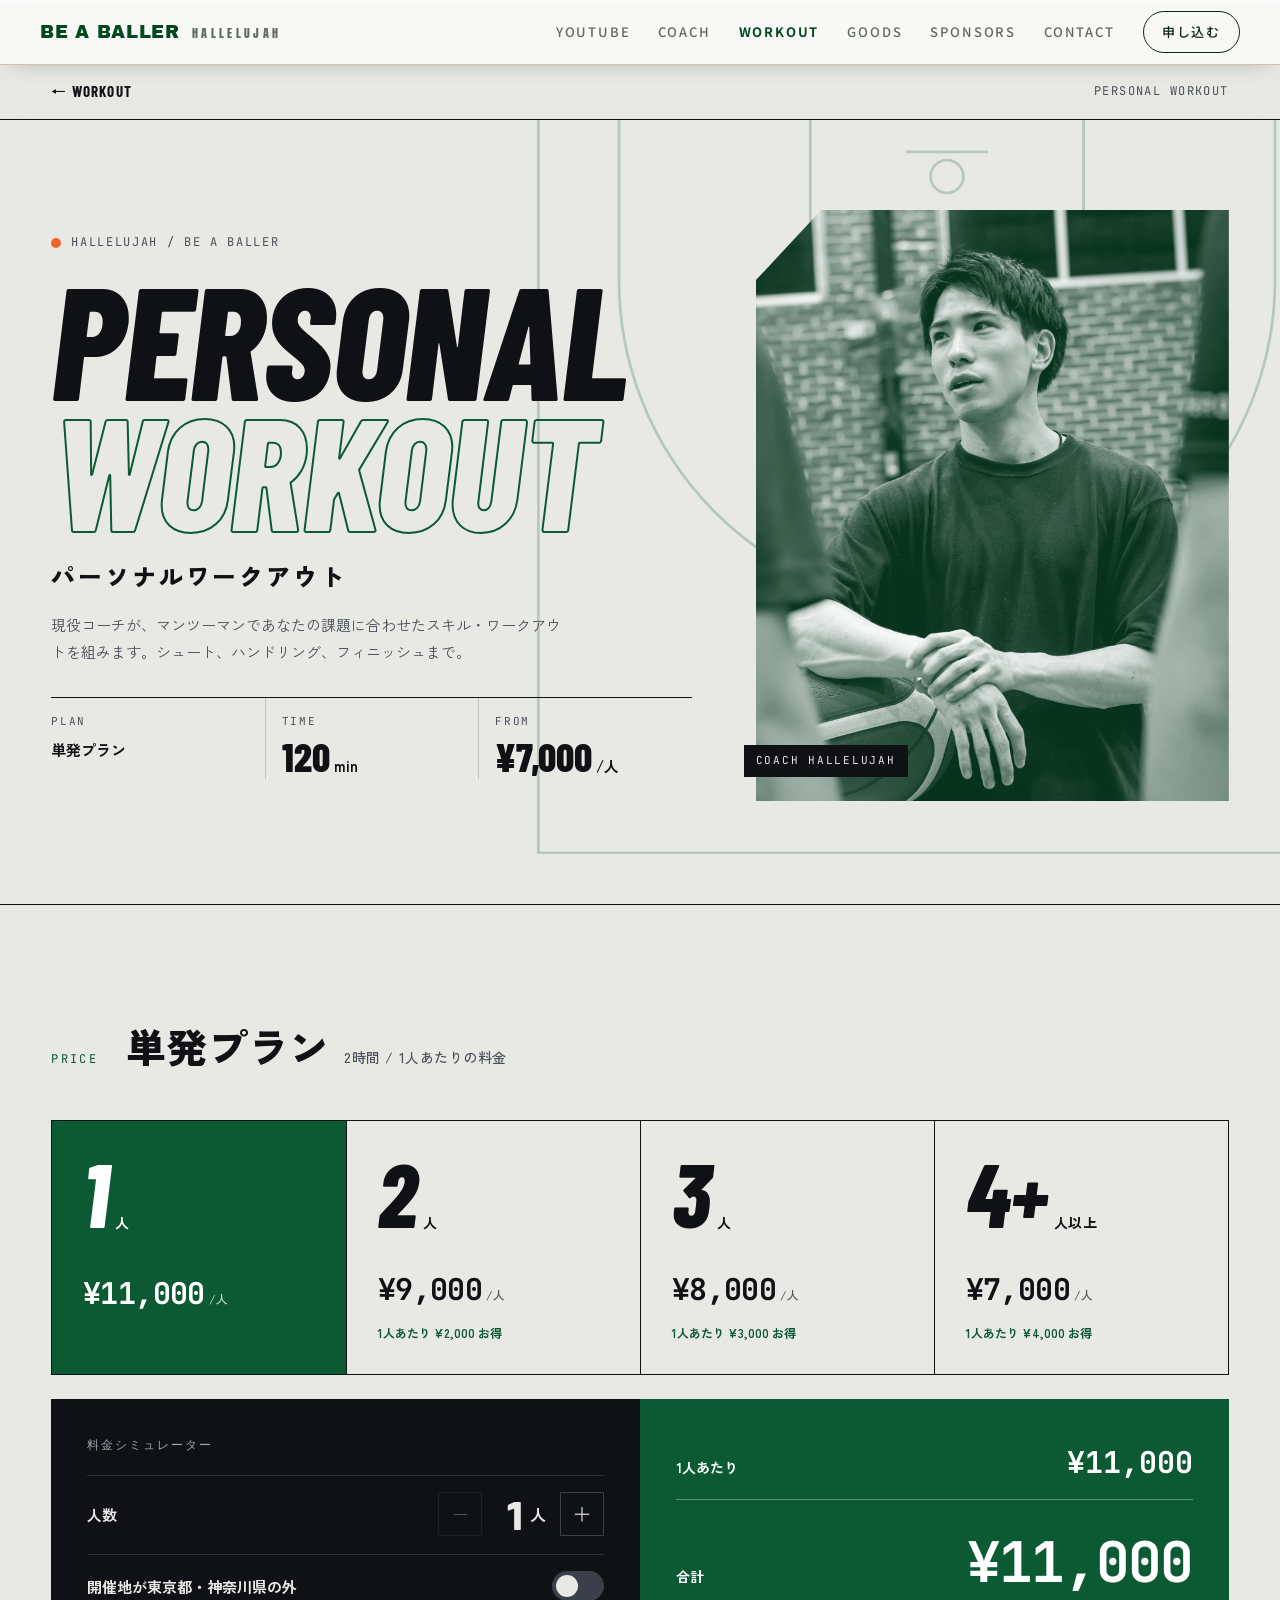
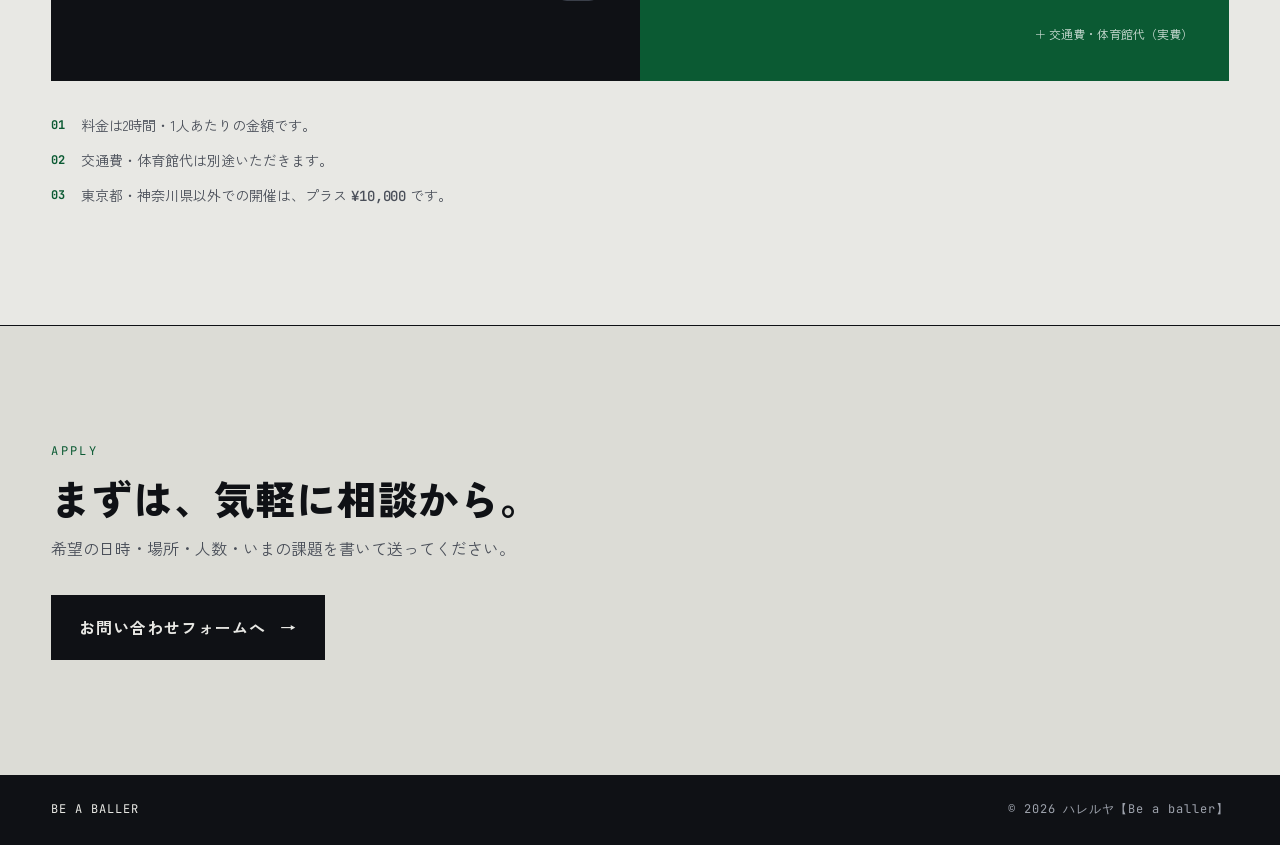
<file: personal.html>
<!DOCTYPE html>
<html lang="ja">
<head>
<meta charset="UTF-8">
<meta name="viewport" content="width=device-width, initial-scale=1.0">
<title>PERSONAL WORKOUT｜ハレルヤ【Be a baller】</title>
<meta name="description" content="現役バスケコーチ・ハレルヤのパーソナルワークアウト。単発プラン 2時間・1人 11,000円から。人数が増えるほど1人あたりの料金がお得に。">
<meta property="og:type" content="website">
<meta property="og:title" content="PERSONAL WORKOUT｜ハレルヤ【Be a baller】">
<meta property="og:description" content="単発プラン 2時間・1人 11,000円から。">
<meta property="og:url" content="https://be-a-baller.github.io/be-a-baller-homepage/personal.html">
<meta property="og:image" content="https://be-a-baller.github.io/be-a-baller-homepage/images/og/personal.jpg">
<meta property="og:image:width" content="1200">
<meta property="og:image:height" content="630">
<meta property="og:site_name" content="ハレルヤ【Be a baller】">
<meta property="og:locale" content="ja_JP">
<meta name="twitter:card" content="summary_large_image">
<link rel="preconnect" href="https://fonts.googleapis.com">
<link rel="preconnect" href="https://fonts.gstatic.com" crossorigin>
<link href="https://fonts.googleapis.com/css2?family=Anton&family=Archivo+Black&family=Barlow+Condensed:ital,wght@0,500;0,700;0,800;1,800&family=JetBrains+Mono:wght@500;700&family=Noto+Sans+JP:wght@400;500;700&family=Zen+Kaku+Gothic+New:wght@400;500;700;900&display=swap" rel="stylesheet">
<link rel="stylesheet" href="css/workout.css">
<link rel="stylesheet" href="css/nav.css">
</head>
<body class="t-personal">

<!-- ★ 料金は js/personal.js 冒頭の PLAN で設定（ページ内の料金表と計算機の両方に反映） -->

<header class="nav">
  <div class="wrap nav-inner">
    <a href="index.html" class="nav-logo"><b>BE A BALLER</b><span>HALLELUJAH</span></a>
    <button class="nav-toggle" type="button" aria-label="メニューを開く" aria-expanded="false" aria-controls="site-nav">☰</button>
    <nav class="nav-links" id="site-nav">
      <a href="index.html#youtube">YOUTUBE</a>
      <a href="index.html#coach">COACH</a>
      <a href="index.html#workout" aria-current="page" class="is-current">WORKOUT</a>
      <a href="goods.html">GOODS</a>
      <a href="index.html#sponsors">SPONSORS</a>
      <a href="index.html#contact">CONTACT</a>
      <a href="#apply" class="nav-cta">申し込む</a>
    </nav>
  </div>
</header>

<!-- サブバー（ページ名・ワークアウト一覧へ戻る） -->
<div class="bar">
  <a class="bar-back" href="index.html#workout"><span aria-hidden="true">←</span> WORKOUT</a>
  <span class="bar-title">PERSONAL WORKOUT</span>
</div>

<main>

<!-- HERO -->
<section class="hero">
  <svg class="court" viewBox="0 0 600 560" aria-hidden="true">
    <rect x="1" y="1" width="598" height="558" />
    <rect x="200" y="1" width="200" height="290" />
    <circle cx="300" cy="291" r="100" />
    <path d="M60 1 V140 A240 240 0 0 0 540 140 V1" />
    <circle cx="300" cy="64" r="12" />
    <path d="M270 46 H330" />
  </svg>
  <div class="hero-in">
    <div class="hero-text">
      <p class="eyebrow"><span class="dot" aria-hidden="true"></span>HALLELUJAH / BE A BALLER</p>
      <h1 class="hero-title"><span>PERSONAL</span><span class="out">WORKOUT</span></h1>
      <p class="hero-ja">パーソナルワークアウト</p>
      <p class="hero-lead">現役コーチが、マンツーマンであなたの課題に合わせたスキル・ワークアウトを組みます。シュート、ハンドリング、フィニッシュまで。</p>
      <dl class="spec">
        <div><dt>PLAN</dt><dd>単発プラン</dd></div>
        <div><dt>TIME</dt><dd><b>120</b>min</dd></div>
        <div><dt>FROM</dt><dd><b>¥7,000</b>/人</dd></div>
      </dl>
    </div>
    <figure class="hero-photo">
      <img src="images/workout-personal.jpg" alt="パーソナルワークアウトで指導するハレルヤ" width="1000" height="1000">
      <figcaption>COACH HALLELUJAH</figcaption>
    </figure>
  </div>
</section>

<!-- PRICE -->
<section class="price" id="price">
  <div class="sec-head">
    <p class="sec-no">PRICE</p>
    <h2>単発プラン<small>2時間 / 1人あたりの料金</small></h2>
  </div>

  <div class="tiers" id="tiers" role="radiogroup" aria-label="人数を選ぶ"></div>

  <div class="calc" aria-labelledby="calc-title">
    <div class="calc-in">
      <p class="calc-title" id="calc-title">料金シミュレーター</p>
      <div class="calc-row">
        <span class="calc-lbl">人数</span>
        <div class="stepper">
          <button type="button" id="minus" aria-label="人数を減らす">−</button>
          <output id="people" aria-live="polite">1</output><span class="stepper-unit">人</span>
          <button type="button" id="plus" aria-label="人数を増やす">＋</button>
        </div>
      </div>
      <label class="calc-row toggle">
        <span class="calc-lbl">開催地が東京都・神奈川県の外</span>
        <input type="checkbox" id="far">
        <span class="switch" aria-hidden="true"></span>
      </label>
    </div>
    <div class="calc-out" aria-live="polite">
      <div><span>1人あたり</span><b id="per">¥11,000</b></div>
      <div class="total"><span>合計</span><b id="total">¥11,000</b></div>
      <p class="calc-note">＋ 交通費・体育館代（実費）</p>
    </div>
  </div>

  <ul class="notes">
    <li><b>01</b><span>料金は2時間・1人あたりの金額です。</span></li>
    <li><b>02</b><span>交通費・体育館代は別途いただきます。</span></li>
    <li><b>03</b><span>東京都・神奈川県以外での開催は、プラス <span class="mono">¥10,000</span> です。</span></li>
  </ul>
</section>

<!-- APPLY -->
<section class="apply" id="apply">
  <div class="apply-in">
    <p class="sec-no">APPLY</p>
    <h2>まずは、気軽に相談から。</h2>
    <p>希望の日時・場所・人数・いまの課題を書いて送ってください。</p>
    <div class="apply-actions">
      <a class="apply-btn" href="index.html?topic=personal#contact">お問い合わせフォームへ <span aria-hidden="true">→</span></a>
    </div>
  </div>
</section>

</main>

<footer class="foot">
  <a href="index.html">BE A BALLER</a>
  <span>© <span id="year">2026</span> ハレルヤ【Be a baller】</span>
</footer>

<script src="js/nav.js"></script>
<script src="js/personal.js"></script>
</body>
</html>
</file>
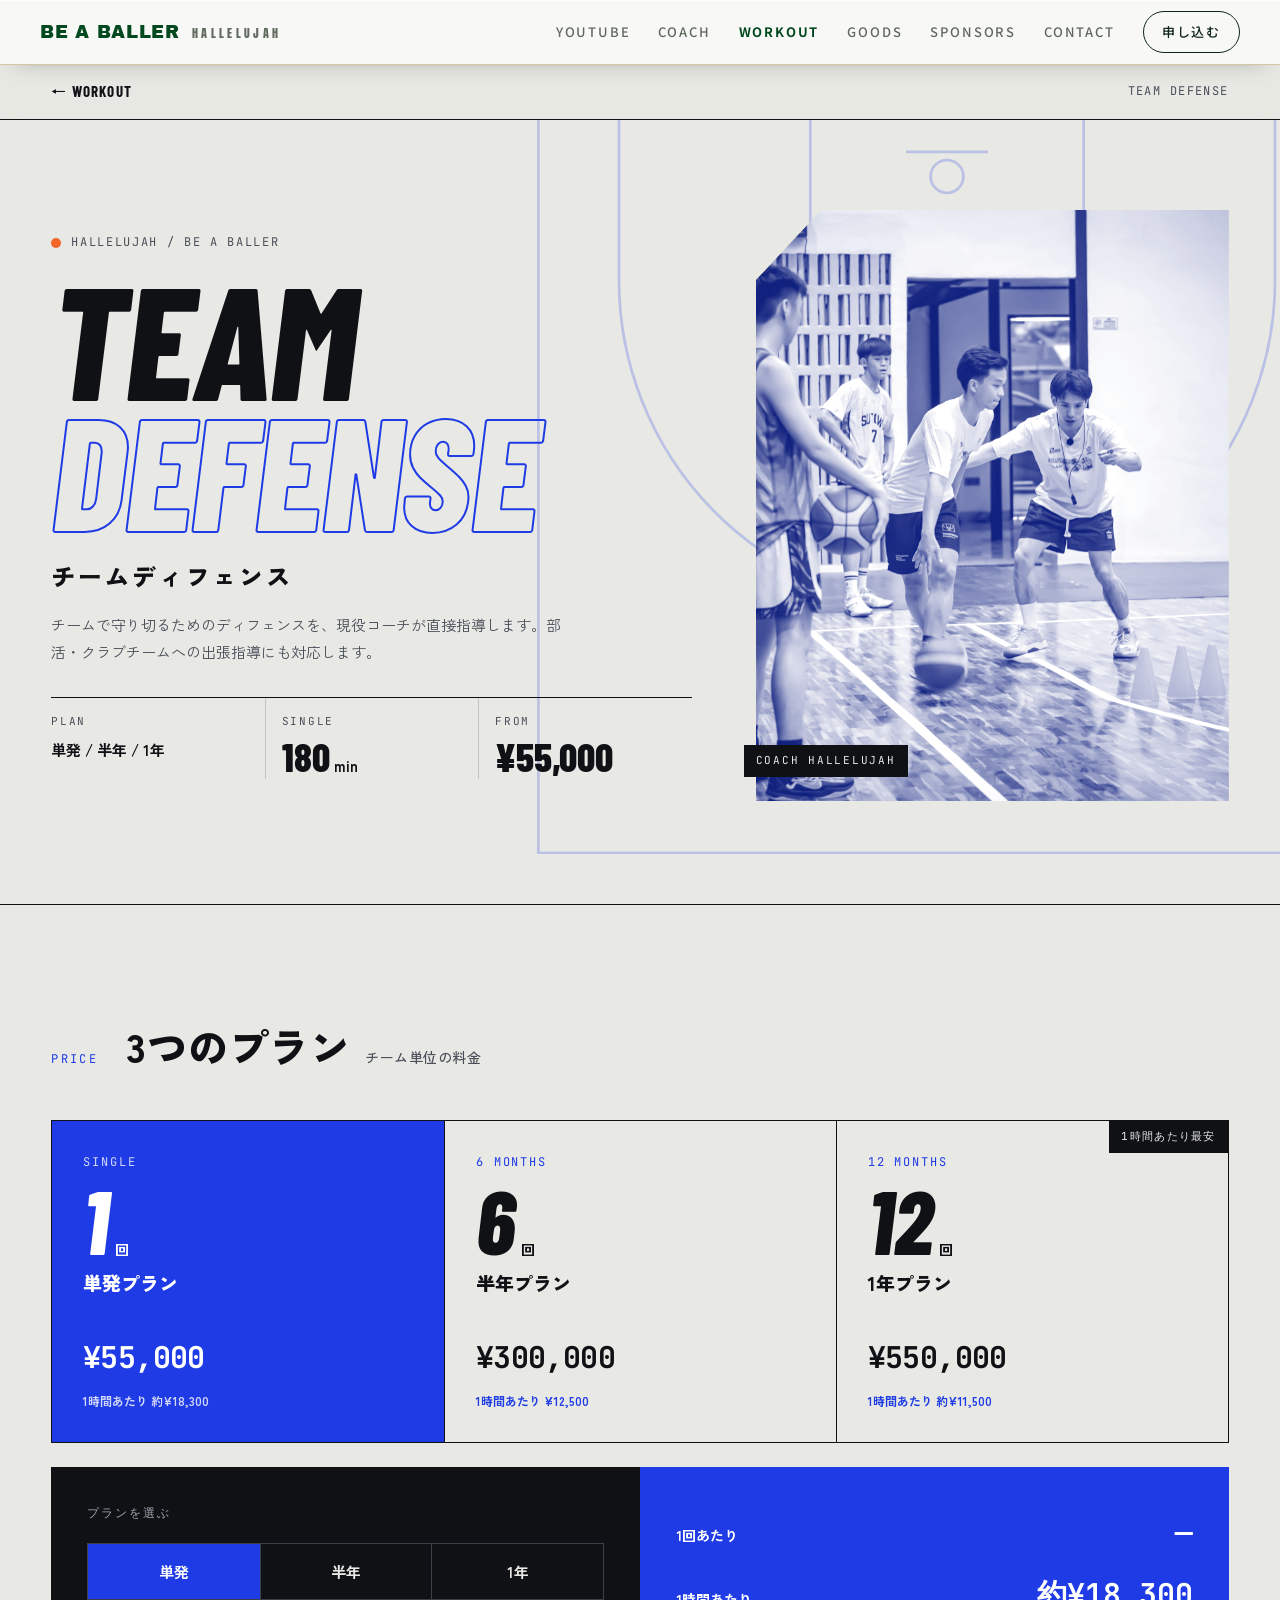
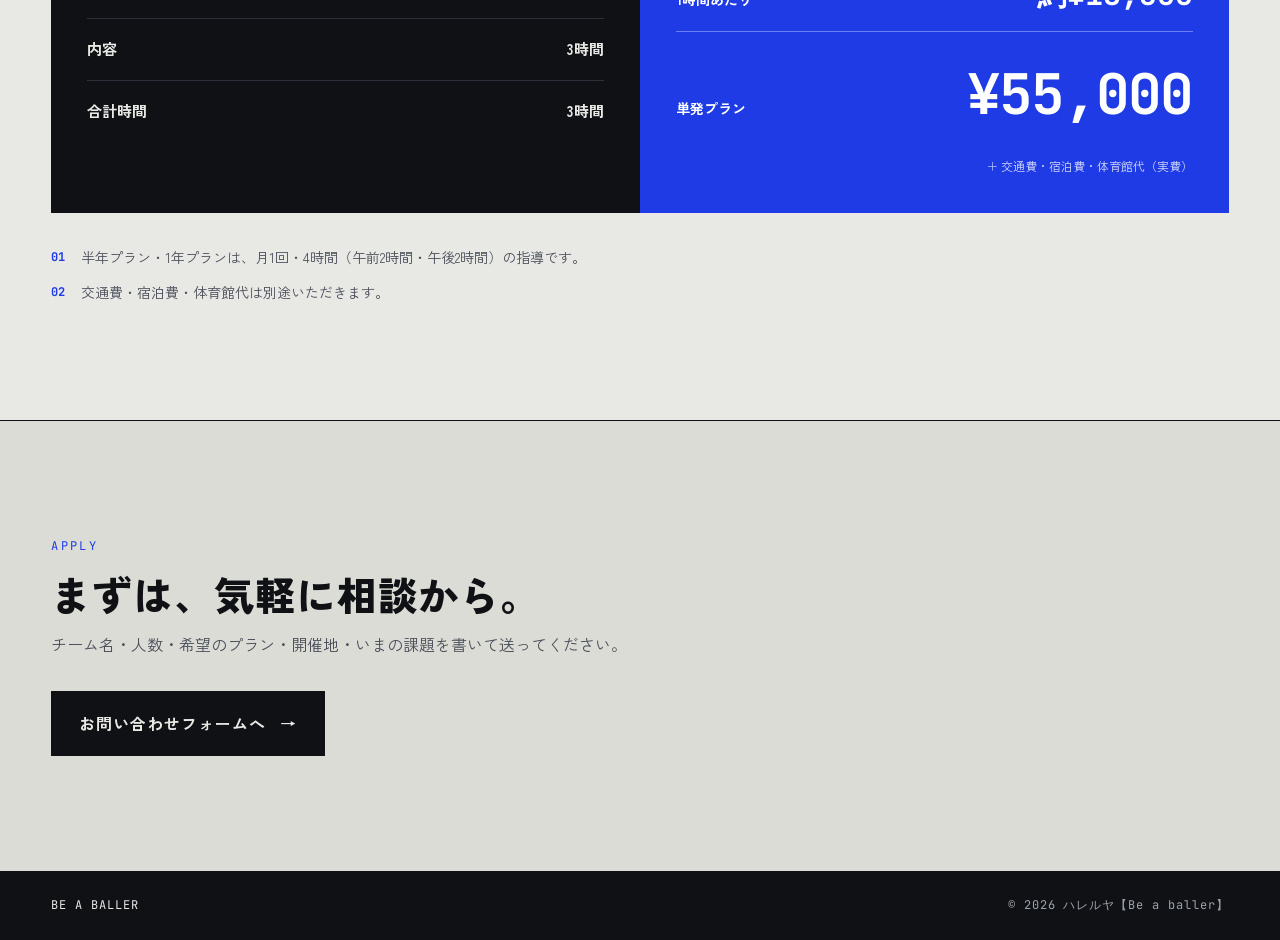
<file: team-defense.html>
<!DOCTYPE html>
<html lang="ja">
<head>
<meta charset="UTF-8">
<meta name="viewport" content="width=device-width, initial-scale=1.0">
<title>TEAM DEFENSE｜ハレルヤ【Be a baller】</title>
<meta name="description" content="現役バスケコーチ・ハレルヤによるチームディフェンスの指導。単発 3時間 55,000円、半年プラン 300,000円、1年プラン 550,000円。">
<meta property="og:type" content="website">
<meta property="og:title" content="TEAM DEFENSE｜ハレルヤ【Be a baller】">
<meta property="og:description" content="単発 3時間 55,000円から。部活・クラブチームへの出張指導。">
<meta property="og:url" content="https://be-a-baller.github.io/be-a-baller-homepage/team-defense.html">
<meta property="og:image" content="https://be-a-baller.github.io/be-a-baller-homepage/images/og/team-defense.jpg">
<meta property="og:image:width" content="1200">
<meta property="og:image:height" content="630">
<meta property="og:site_name" content="ハレルヤ【Be a baller】">
<meta property="og:locale" content="ja_JP">
<meta name="twitter:card" content="summary_large_image">
<link rel="preconnect" href="https://fonts.googleapis.com">
<link rel="preconnect" href="https://fonts.gstatic.com" crossorigin>
<link href="https://fonts.googleapis.com/css2?family=Anton&family=Archivo+Black&family=Barlow+Condensed:ital,wght@0,500;0,700;0,800;1,800&family=JetBrains+Mono:wght@500;700&family=Noto+Sans+JP:wght@400;500;700&family=Zen+Kaku+Gothic+New:wght@400;500;700;900&display=swap" rel="stylesheet">
<link rel="stylesheet" href="css/workout.css">
<link rel="stylesheet" href="css/nav.css">
</head>
<body class="t-defense">

<!-- ★ 料金・プランは js/team.js 冒頭の TEAM_PLANS で設定（オフェンス・ディフェンス共通） -->

<header class="nav">
  <div class="wrap nav-inner">
    <a href="index.html" class="nav-logo"><b>BE A BALLER</b><span>HALLELUJAH</span></a>
    <button class="nav-toggle" type="button" aria-label="メニューを開く" aria-expanded="false" aria-controls="site-nav">☰</button>
    <nav class="nav-links" id="site-nav">
      <a href="index.html#youtube">YOUTUBE</a>
      <a href="index.html#coach">COACH</a>
      <a href="index.html#workout" aria-current="page" class="is-current">WORKOUT</a>
      <a href="goods.html">GOODS</a>
      <a href="index.html#sponsors">SPONSORS</a>
      <a href="index.html#contact">CONTACT</a>
      <a href="#apply" class="nav-cta">申し込む</a>
    </nav>
  </div>
</header>

<!-- サブバー（ページ名・ワークアウト一覧へ戻る） -->
<div class="bar">
  <a class="bar-back" href="index.html#workout"><span aria-hidden="true">←</span> WORKOUT</a>
  <span class="bar-title">TEAM DEFENSE</span>
</div>

<main>

<!-- HERO -->
<section class="hero">
  <svg class="court" viewBox="0 0 600 560" aria-hidden="true">
    <rect x="1" y="1" width="598" height="558" />
    <rect x="200" y="1" width="200" height="290" />
    <circle cx="300" cy="291" r="100" />
    <path d="M60 1 V140 A240 240 0 0 0 540 140 V1" />
    <circle cx="300" cy="64" r="12" />
    <path d="M270 46 H330" />
  </svg>
  <div class="hero-in">
    <div class="hero-text">
      <p class="eyebrow"><span class="dot" aria-hidden="true"></span>HALLELUJAH / BE A BALLER</p>
      <h1 class="hero-title"><span>TEAM</span><span class="out">DEFENSE</span></h1>
      <p class="hero-ja">チームディフェンス</p>
      <p class="hero-lead">チームで守り切るためのディフェンスを、現役コーチが直接指導します。部活・クラブチームへの出張指導にも対応します。</p>
      <dl class="spec">
        <div><dt>PLAN</dt><dd>単発 / 半年 / 1年</dd></div>
        <div><dt>SINGLE</dt><dd><b>180</b>min</dd></div>
        <div><dt>FROM</dt><dd><b>¥55,000</b></dd></div>
      </dl>
    </div>
    <figure class="hero-photo">
      <img src="images/workout-defense.jpg" alt="ディフェンスの構えで選手と向き合うハレルヤ" width="1400" height="933" style="--pos: 60% 50%">
      <figcaption>COACH HALLELUJAH</figcaption>
    </figure>
  </div>
</section>

<!-- PRICE -->
<section class="price" id="price">
  <div class="sec-head">
    <p class="sec-no">PRICE</p>
    <h2>3つのプラン<small>チーム単位の料金</small></h2>
  </div>

  <div class="tiers tiers-3" id="plans" role="radiogroup" aria-label="プランを選ぶ"></div>

  <div class="calc" aria-labelledby="calc-title">
    <div class="calc-in">
      <p class="calc-title" id="calc-title">プランを選ぶ</p>
      <div class="seg" id="seg" role="radiogroup" aria-label="プラン"></div>
      <div class="calc-row"><span class="calc-lbl">内容</span><span class="calc-val" id="d-content"></span></div>
      <div class="calc-row"><span class="calc-lbl">合計時間</span><span class="calc-val" id="d-hours"></span></div>
    </div>
    <div class="calc-out" aria-live="polite">
      <div><span>1回あたり</span><b id="d-per"></b></div>
      <div><span>1時間あたり</span><b id="d-hour"></b></div>
      <div class="total"><span id="d-name">料金</span><b id="d-price"></b></div>
      <p class="calc-note">＋ 交通費・宿泊費・体育館代（実費）</p>
    </div>
  </div>

  <ul class="notes">
    <li><b>01</b><span>半年プラン・1年プランは、月1回・4時間（午前2時間・午後2時間）の指導です。</span></li>
    <li><b>02</b><span>交通費・宿泊費・体育館代は別途いただきます。</span></li>
  </ul>
</section>

<!-- APPLY -->
<section class="apply" id="apply">
  <div class="apply-in">
    <p class="sec-no">APPLY</p>
    <h2>まずは、気軽に相談から。</h2>
    <p>チーム名・人数・希望のプラン・開催地・いまの課題を書いて送ってください。</p>
    <div class="apply-actions">
      <a class="apply-btn" href="index.html?topic=team-defense#contact">お問い合わせフォームへ <span aria-hidden="true">→</span></a>
    </div>
  </div>
</section>

</main>

<footer class="foot">
  <a href="index.html">BE A BALLER</a>
  <span>© <span id="year">2026</span> ハレルヤ【Be a baller】</span>
</footer>

<script src="js/nav.js"></script>
<script src="js/team.js"></script>
</body>
</html>
</file>
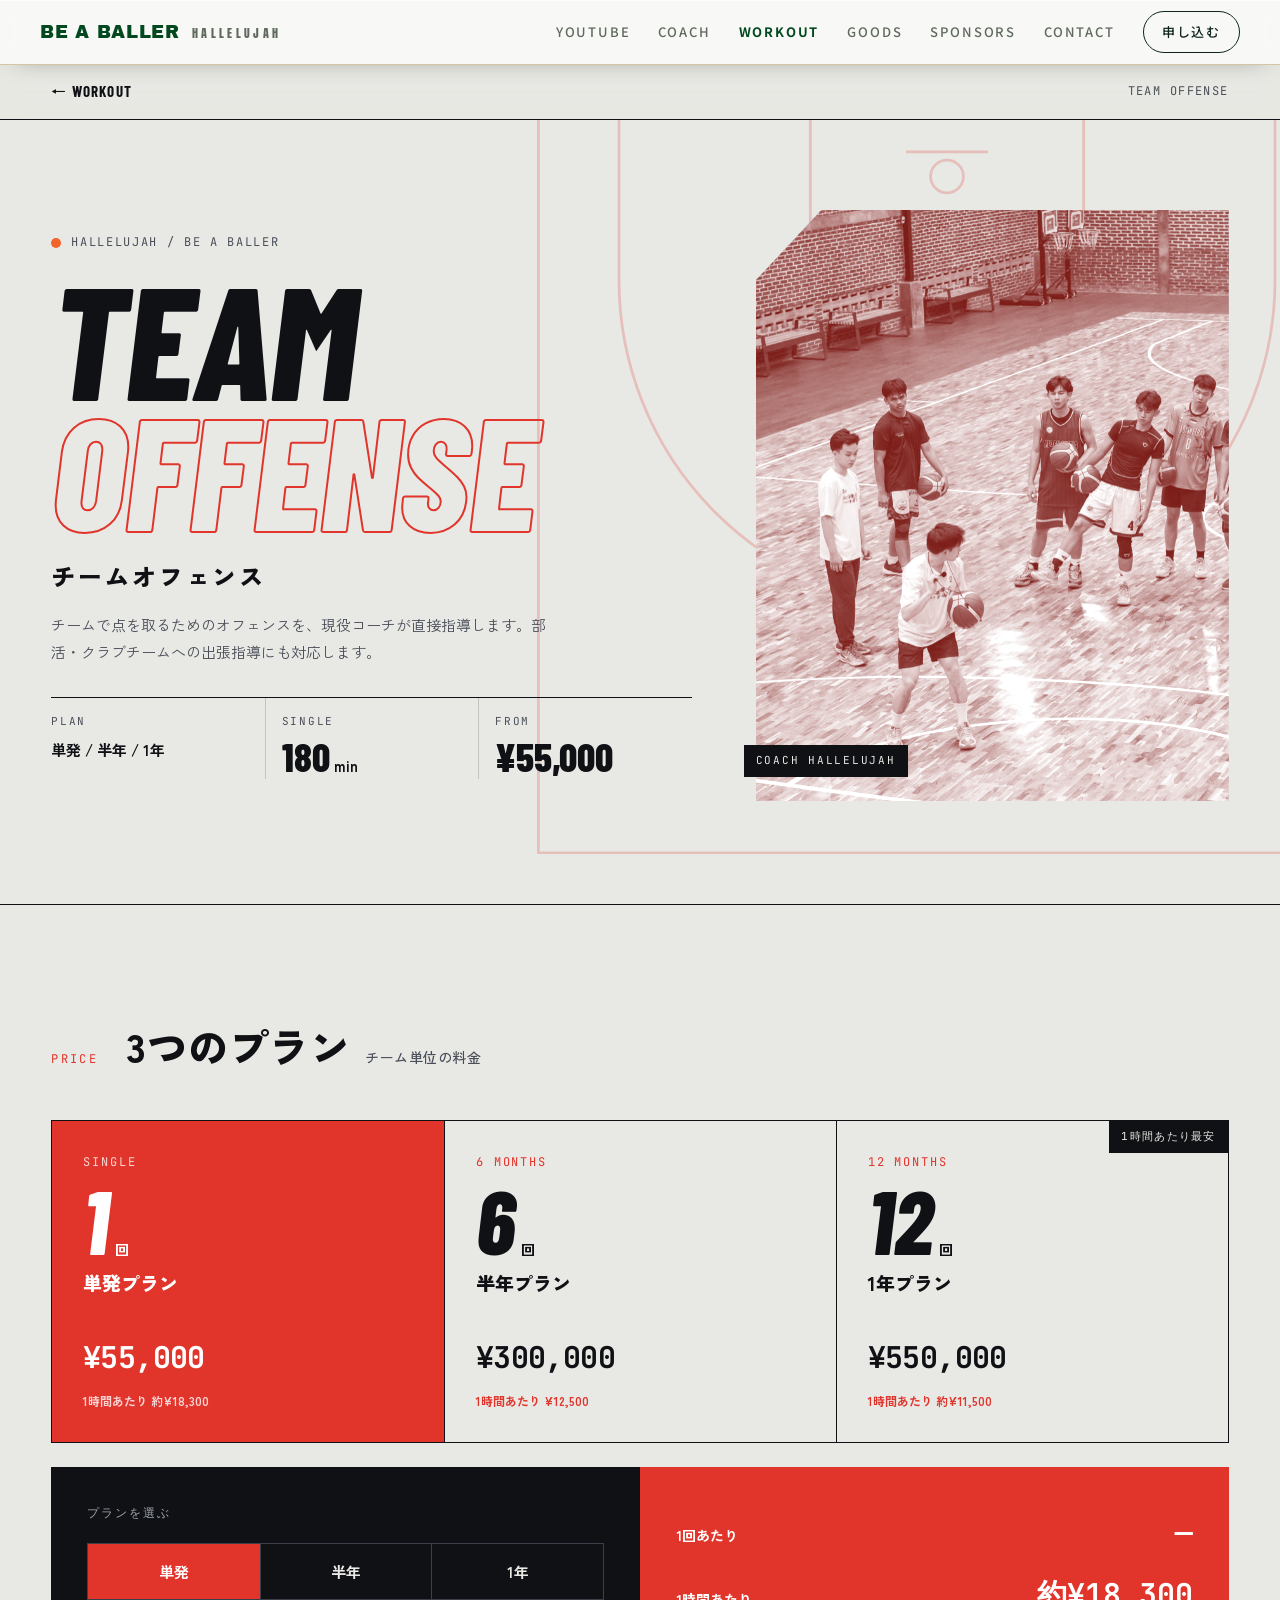
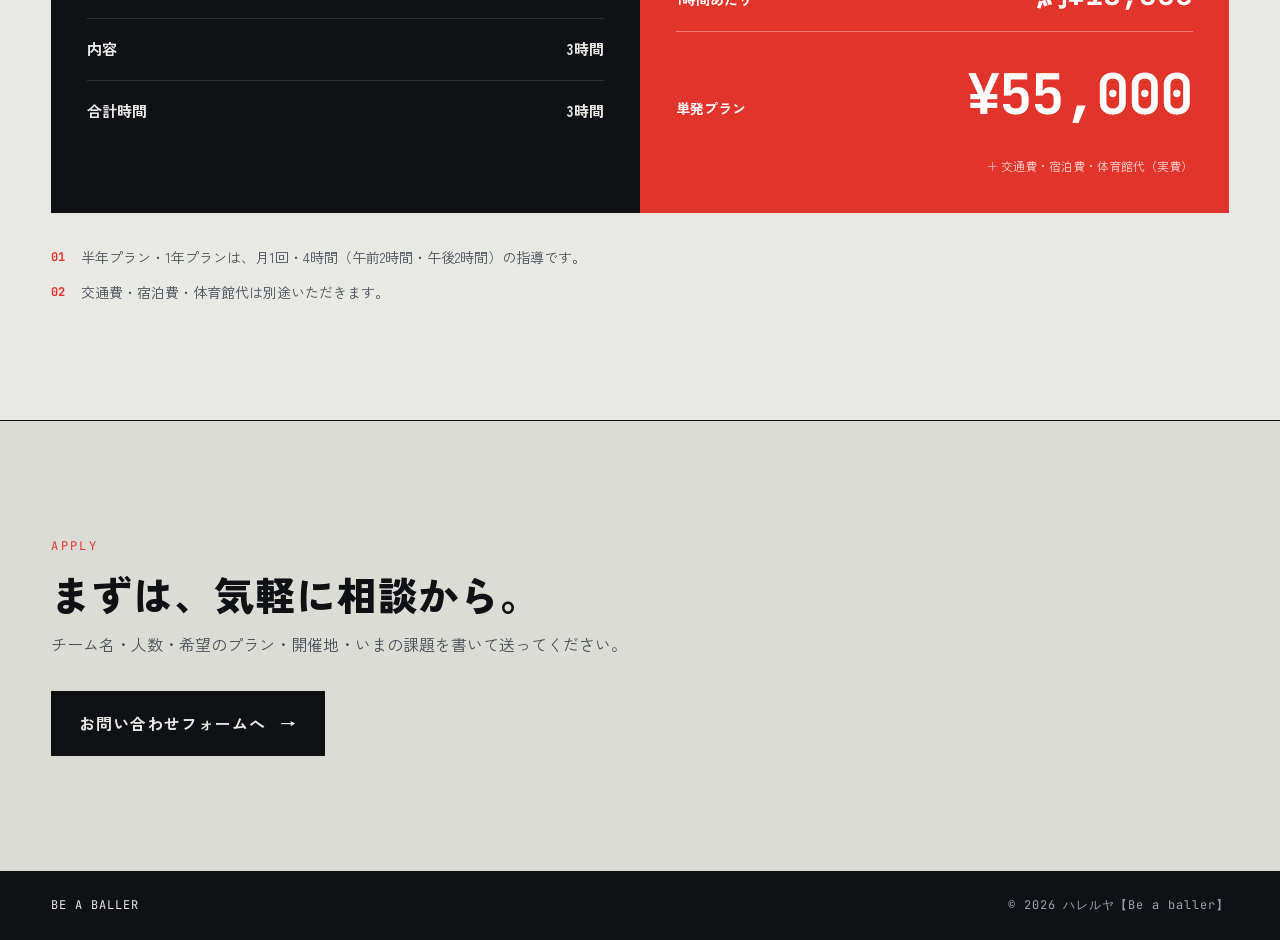
<file: team-offense.html>
<!DOCTYPE html>
<html lang="ja">
<head>
<meta charset="UTF-8">
<meta name="viewport" content="width=device-width, initial-scale=1.0">
<title>TEAM OFFENSE｜ハレルヤ【Be a baller】</title>
<meta name="description" content="現役バスケコーチ・ハレルヤによるチームオフェンスの指導。単発 3時間 55,000円、半年プラン 300,000円、1年プラン 550,000円。">
<meta property="og:type" content="website">
<meta property="og:title" content="TEAM OFFENSE｜ハレルヤ【Be a baller】">
<meta property="og:description" content="単発 3時間 55,000円から。部活・クラブチームへの出張指導。">
<meta property="og:url" content="https://be-a-baller.github.io/be-a-baller-homepage/team-offense.html">
<meta property="og:image" content="https://be-a-baller.github.io/be-a-baller-homepage/images/og/team-offense.jpg">
<meta property="og:image:width" content="1200">
<meta property="og:image:height" content="630">
<meta property="og:site_name" content="ハレルヤ【Be a baller】">
<meta property="og:locale" content="ja_JP">
<meta name="twitter:card" content="summary_large_image">
<link rel="preconnect" href="https://fonts.googleapis.com">
<link rel="preconnect" href="https://fonts.gstatic.com" crossorigin>
<link href="https://fonts.googleapis.com/css2?family=Anton&family=Archivo+Black&family=Barlow+Condensed:ital,wght@0,500;0,700;0,800;1,800&family=JetBrains+Mono:wght@500;700&family=Noto+Sans+JP:wght@400;500;700&family=Zen+Kaku+Gothic+New:wght@400;500;700;900&display=swap" rel="stylesheet">
<link rel="stylesheet" href="css/workout.css">
<link rel="stylesheet" href="css/nav.css">
</head>
<body class="t-offense">

<!-- ★ 料金・プランは js/team.js 冒頭の TEAM_PLANS で設定（オフェンス・ディフェンス共通） -->

<header class="nav">
  <div class="wrap nav-inner">
    <a href="index.html" class="nav-logo"><b>BE A BALLER</b><span>HALLELUJAH</span></a>
    <button class="nav-toggle" type="button" aria-label="メニューを開く" aria-expanded="false" aria-controls="site-nav">☰</button>
    <nav class="nav-links" id="site-nav">
      <a href="index.html#youtube">YOUTUBE</a>
      <a href="index.html#coach">COACH</a>
      <a href="index.html#workout" aria-current="page" class="is-current">WORKOUT</a>
      <a href="goods.html">GOODS</a>
      <a href="index.html#sponsors">SPONSORS</a>
      <a href="index.html#contact">CONTACT</a>
      <a href="#apply" class="nav-cta">申し込む</a>
    </nav>
  </div>
</header>

<!-- サブバー（ページ名・ワークアウト一覧へ戻る） -->
<div class="bar">
  <a class="bar-back" href="index.html#workout"><span aria-hidden="true">←</span> WORKOUT</a>
  <span class="bar-title">TEAM OFFENSE</span>
</div>

<main>

<!-- HERO -->
<section class="hero">
  <svg class="court" viewBox="0 0 600 560" aria-hidden="true">
    <rect x="1" y="1" width="598" height="558" />
    <rect x="200" y="1" width="200" height="290" />
    <circle cx="300" cy="291" r="100" />
    <path d="M60 1 V140 A240 240 0 0 0 540 140 V1" />
    <circle cx="300" cy="64" r="12" />
    <path d="M270 46 H330" />
  </svg>
  <div class="hero-in">
    <div class="hero-text">
      <p class="eyebrow"><span class="dot" aria-hidden="true"></span>HALLELUJAH / BE A BALLER</p>
      <h1 class="hero-title"><span>TEAM</span><span class="out">OFFENSE</span></h1>
      <p class="hero-ja">チームオフェンス</p>
      <p class="hero-lead">チームで点を取るためのオフェンスを、現役コーチが直接指導します。部活・クラブチームへの出張指導にも対応します。</p>
      <dl class="spec">
        <div><dt>PLAN</dt><dd>単発 / 半年 / 1年</dd></div>
        <div><dt>SINGLE</dt><dd><b>180</b>min</dd></div>
        <div><dt>FROM</dt><dd><b>¥55,000</b></dd></div>
      </dl>
    </div>
    <figure class="hero-photo">
      <img src="images/workout-offense.jpg" alt="選手たちにオフェンスを指導するハレルヤ" width="1400" height="933" style="--pos: 16% 60%">
      <figcaption>COACH HALLELUJAH</figcaption>
    </figure>
  </div>
</section>

<!-- PRICE -->
<section class="price" id="price">
  <div class="sec-head">
    <p class="sec-no">PRICE</p>
    <h2>3つのプラン<small>チーム単位の料金</small></h2>
  </div>

  <div class="tiers tiers-3" id="plans" role="radiogroup" aria-label="プランを選ぶ"></div>

  <div class="calc" aria-labelledby="calc-title">
    <div class="calc-in">
      <p class="calc-title" id="calc-title">プランを選ぶ</p>
      <div class="seg" id="seg" role="radiogroup" aria-label="プラン"></div>
      <div class="calc-row"><span class="calc-lbl">内容</span><span class="calc-val" id="d-content"></span></div>
      <div class="calc-row"><span class="calc-lbl">合計時間</span><span class="calc-val" id="d-hours"></span></div>
    </div>
    <div class="calc-out" aria-live="polite">
      <div><span>1回あたり</span><b id="d-per"></b></div>
      <div><span>1時間あたり</span><b id="d-hour"></b></div>
      <div class="total"><span id="d-name">料金</span><b id="d-price"></b></div>
      <p class="calc-note">＋ 交通費・宿泊費・体育館代（実費）</p>
    </div>
  </div>

  <ul class="notes">
    <li><b>01</b><span>半年プラン・1年プランは、月1回・4時間（午前2時間・午後2時間）の指導です。</span></li>
    <li><b>02</b><span>交通費・宿泊費・体育館代は別途いただきます。</span></li>
  </ul>
</section>

<!-- APPLY -->
<section class="apply" id="apply">
  <div class="apply-in">
    <p class="sec-no">APPLY</p>
    <h2>まずは、気軽に相談から。</h2>
    <p>チーム名・人数・希望のプラン・開催地・いまの課題を書いて送ってください。</p>
    <div class="apply-actions">
      <a class="apply-btn" href="index.html?topic=team-offense#contact">お問い合わせフォームへ <span aria-hidden="true">→</span></a>
    </div>
  </div>
</section>

</main>

<footer class="foot">
  <a href="index.html">BE A BALLER</a>
  <span>© <span id="year">2026</span> ハレルヤ【Be a baller】</span>
</footer>

<script src="js/nav.js"></script>
<script src="js/team.js"></script>
</body>
</html>
</file>
<file: css/workout.css>
/* ============================================
   ワークアウトの各ページ（personal.html / team-offense.html / team-defense.html）
   ホームページとは別デザイン: コンクリートグレー × アクセント1色 × コートライン
   アクセント色は <body> のクラスで切り替え: t-personal＝緑 / t-offense＝赤 / t-defense＝青
   ============================================ */

:root {
  --paper: #E8E8E4;     /* コンクリート */
  --paper-2: #DCDCD6;
  --ink: #0F1115;
  --ink-2: #4A4F59;
  --line: #C3C4BE;
  --accent: #1E3BE6;
  --accent-deep: #1328A8;
  --ball: #F2652A;
  --font-disp: "Barlow Condensed", "Zen Kaku Gothic New", sans-serif;
  --font-body: "Zen Kaku Gothic New", -apple-system, sans-serif;
  --font-mono: "JetBrains Mono", ui-monospace, monospace;
  --pad: clamp(16px, 4vw, 56px);
}

.t-personal { --accent: #0B5A33; --accent-deep: #073D22; }
.t-offense  { --accent: #E1342B; --accent-deep: #A8211B; }
.t-defense  { --accent: #1E3BE6; --accent-deep: #1328A8; }

* { margin: 0; padding: 0; box-sizing: border-box; }
html { scroll-behavior: smooth; scroll-padding-top: 120px; }
body {
  background: var(--paper); color: var(--ink);
  font-family: var(--font-body); font-size: 16px; line-height: 1.8;
  -webkit-font-smoothing: antialiased; overflow-x: hidden;
}
img { max-width: 100%; display: block; }
a { color: inherit; text-decoration: none; }
button { font: inherit; color: inherit; cursor: pointer; }
.mono { font-family: var(--font-mono); font-weight: 500; letter-spacing: -0.01em; }
:focus-visible { outline: 2px solid var(--accent); outline-offset: 3px; }

/* ---------- Bar（ヘッダーメニューの下に付くサブバー） ---------- */
.bar {
  position: sticky; top: 64px; z-index: 10;
  display: flex; align-items: center; gap: 16px;
  height: 56px; padding-inline: var(--pad);
  background: rgba(232, 232, 228, 0.86);
  backdrop-filter: blur(12px); -webkit-backdrop-filter: blur(12px);
  border-bottom: 1px solid var(--ink);
}
.bar-back { font-family: var(--font-disp); font-weight: 700; font-size: 15px; letter-spacing: 0.08em; }
.bar-back:hover { color: var(--accent); }
.bar-title { margin-left: auto; font-family: var(--font-mono); font-size: 12px; letter-spacing: 0.12em; color: var(--ink-2); }

/* ---------- Hero ---------- */
.hero { position: relative; overflow: hidden; padding: clamp(40px, 7vw, 96px) var(--pad) clamp(56px, 8vw, 112px); border-bottom: 1px solid var(--ink); }
.court {
  position: absolute; right: -6%; top: -4%; width: min(78vw, 820px); height: auto;
  fill: none; stroke: var(--accent); stroke-width: 2; opacity: 0.22; pointer-events: none;
}
.hero-in { position: relative; max-width: 1280px; margin-inline: auto; display: grid; grid-template-columns: 1.15fr 0.85fr; gap: clamp(28px, 5vw, 72px); align-items: center; }
.eyebrow { display: flex; align-items: center; gap: 10px; font-family: var(--font-mono); font-size: 12px; letter-spacing: 0.14em; color: var(--ink-2); }
.dot { width: 10px; height: 10px; border-radius: 50%; background: var(--ball); }
.hero-title {
  margin-top: 18px;
  font-family: var(--font-disp); font-weight: 800; font-style: italic;
  font-size: clamp(64px, 12.5vw, 200px); line-height: 0.82; letter-spacing: -0.01em;
  text-transform: uppercase;
}
.hero-title span { display: block; }
.hero-title .out { color: transparent; -webkit-text-stroke: 2px var(--accent); }
.hero-ja { margin-top: 20px; font-weight: 900; font-size: clamp(18px, 2vw, 24px); letter-spacing: 0.12em; }
.hero-lead { margin-top: 14px; max-width: 34em; color: var(--ink-2); font-size: 15px; }
.spec { margin-top: 32px; display: grid; grid-template-columns: repeat(3, minmax(0, 1fr)); border-top: 1px solid var(--ink); }
.spec > div { padding: 14px 16px 0 0; }
.spec > div + div { padding-left: 16px; border-left: 1px solid var(--line); }
.spec dt { font-family: var(--font-mono); font-size: 11px; letter-spacing: 0.16em; color: var(--ink-2); }
.spec dd { margin-top: 4px; font-weight: 700; font-size: 15px; white-space: nowrap; }
.spec dd b { font-family: var(--font-disp); font-weight: 800; font-size: clamp(28px, 3.2vw, 40px); line-height: 1; margin-right: 4px; }
.hero-photo { position: relative; }
.hero-photo img {
  width: 100%; height: auto; aspect-ratio: 4 / 5; max-height: 72vh; object-fit: cover; object-position: var(--pos, center 20%);
  filter: grayscale(1) contrast(1.15);
  clip-path: polygon(14% 0, 100% 0, 100% 100%, 0 100%, 0 12%);
}
.hero-photo::before {
  content: ""; position: absolute; inset: 0; z-index: 1; pointer-events: none;
  background: var(--accent); mix-blend-mode: screen; opacity: 0.55;
  clip-path: polygon(14% 0, 100% 0, 100% 100%, 0 100%, 0 12%);
}
.hero-photo figcaption {
  position: absolute; left: -12px; bottom: 24px; z-index: 2;
  padding: 6px 12px; background: var(--ink); color: var(--paper);
  font-family: var(--font-mono); font-size: 11px; letter-spacing: 0.16em;
}

/* ---------- Section head ---------- */
.sec-head { max-width: 1280px; margin: 0 auto clamp(28px, 4vw, 48px); display: flex; flex-wrap: wrap; align-items: baseline; gap: 8px 28px; }
.sec-no { font-family: var(--font-mono); font-size: 12px; letter-spacing: 0.2em; color: var(--accent); }
.sec-head h2, .apply h2 { font-weight: 900; font-size: clamp(26px, 3.4vw, 40px); line-height: 1.3; letter-spacing: 0.02em; text-wrap: balance; }
.sec-head h2 small { display: inline-block; margin-left: 14px; font-size: 14px; font-weight: 500; color: var(--ink-2); letter-spacing: 0.04em; }

/* ---------- Price ---------- */
.price { padding: clamp(64px, 9vw, 120px) var(--pad); }
.tiers {
  list-style: none; max-width: 1280px; margin-inline: auto;
  display: grid; grid-template-columns: repeat(4, minmax(0, 1fr));
  border: 1px solid var(--ink);
}
.tier {
  position: relative; padding: clamp(20px, 2.4vw, 32px);
  display: flex; flex-direction: column; gap: 6px;
  transition: background 0.25s, color 0.25s;
}
.tier + .tier { border-left: 1px solid var(--ink); }
.tier-n { display: flex; align-items: baseline; gap: 6px; font-family: var(--font-disp); font-weight: 800; font-style: italic; font-size: clamp(56px, 7vw, 104px); line-height: 0.9; }
.tier-n small { font-family: var(--font-body); font-style: normal; font-weight: 700; font-size: 14px; letter-spacing: 0.06em; }
.tier-price { margin-top: auto; padding-top: 24px; font-family: var(--font-mono); font-weight: 700; font-size: clamp(22px, 2.4vw, 30px); letter-spacing: -0.02em; font-variant-numeric: tabular-nums; }
.tier-price small { margin-left: 4px; font-family: var(--font-body); font-size: 12px; font-weight: 500; color: var(--ink-2); letter-spacing: 0; }
.tier-save { min-height: 1.5em; font-size: 12px; font-weight: 700; color: var(--accent); }
.tier.is-on { background: var(--accent); color: #fff; }
.tier.is-on .tier-price small, .tier.is-on .tier-save { color: rgba(255, 255, 255, 0.8); }

/* Calculator */
.calc {
  max-width: 1280px; margin: 24px auto 0;
  display: grid; grid-template-columns: 1fr 1fr;
  background: var(--ink); color: var(--paper);
}
.calc-in { padding: clamp(22px, 3vw, 36px); display: grid; gap: 18px; align-content: start; }
.calc-title { font-family: var(--font-mono); font-size: 12px; letter-spacing: 0.16em; color: #9EA3AD; }
.calc-row { display: flex; align-items: center; justify-content: space-between; gap: 16px; padding-top: 16px; border-top: 1px solid #2B2F37; }
.calc-lbl { font-weight: 700; font-size: 15px; }
.stepper { display: flex; align-items: center; gap: 4px; }
.stepper button {
  width: 44px; height: 44px; border: 1px solid #3A3F49; background: transparent; color: var(--paper);
  font-size: 20px; line-height: 1; transition: background 0.2s, border-color 0.2s;
}
.stepper button:hover:not(:disabled) { background: var(--accent); border-color: var(--accent); }
.stepper button:disabled { opacity: 0.3; cursor: default; }
.stepper output { min-width: 2.2ch; text-align: right; font-family: var(--font-disp); font-weight: 800; font-size: 40px; line-height: 1; font-variant-numeric: tabular-nums; }
.stepper-unit { margin-right: 10px; font-weight: 700; }
.toggle { cursor: pointer; }
.toggle input { position: absolute; opacity: 0; width: 1px; height: 1px; }
.switch { position: relative; flex: none; width: 52px; height: 30px; border-radius: 999px; background: #3A3F49; transition: background 0.2s; }
.switch::after { content: ""; position: absolute; left: 4px; top: 4px; width: 22px; height: 22px; border-radius: 50%; background: var(--paper); transition: transform 0.2s; }
.toggle input:checked + .switch { background: var(--accent); }
.toggle input:checked + .switch::after { transform: translateX(22px); }
.toggle input:focus-visible + .switch { outline: 2px solid var(--paper); outline-offset: 3px; }
.calc-out {
  padding: clamp(22px, 3vw, 36px); display: grid; gap: 10px; align-content: end;
  background: var(--accent); color: #fff;
}
.calc-out > div { display: flex; align-items: baseline; justify-content: space-between; gap: 12px; }
.calc-out span { font-weight: 700; font-size: 14px; }
.calc-out b { font-family: var(--font-mono); font-weight: 700; font-size: clamp(22px, 2.6vw, 30px); font-variant-numeric: tabular-nums; }
.calc-out .total { padding-top: 12px; border-top: 1px solid rgba(255, 255, 255, 0.35); }
.calc-out .total b { font-size: clamp(34px, 4.4vw, 56px); letter-spacing: -0.03em; }
.calc-note { font-size: 12px; color: rgba(255, 255, 255, 0.78); text-align: right; }

.notes { list-style: none; max-width: 1280px; margin: 32px auto 0; display: grid; gap: 10px; }
.notes li { display: flex; gap: 16px; font-size: 14px; color: var(--ink-2); }
.notes b { flex: none; font-family: var(--font-mono); font-size: 12px; color: var(--accent); padding-top: 2px; }

/* Team plans: 3つのプランをボタンで選ぶ（料金表のカード＋下の切り替えボタンが連動） */
.tiers-3 { grid-template-columns: repeat(3, minmax(0, 1fr)); }
button.tier {
  border: none; background: transparent; text-align: left; font: inherit; color: inherit;
  cursor: pointer; min-width: 0;
}
button.tier + button.tier { border-left: 1px solid var(--ink); }
button.tier:hover:not(.is-on) { background: var(--paper-2); }
.plan-en { font-family: var(--font-mono); font-size: 12px; letter-spacing: 0.16em; color: var(--accent); }
.plan-name { font-weight: 900; font-size: clamp(16px, 1.6vw, 19px); }
.plan-badge {
  position: absolute; right: 0; top: 0;
  padding: 6px 12px; background: var(--ink); color: var(--paper);
  font-family: var(--font-mono); font-size: 11px; letter-spacing: 0.12em; white-space: nowrap;
}
.tier.is-on .plan-en { color: rgba(255, 255, 255, 0.8); }
.seg { display: grid; grid-template-columns: repeat(3, minmax(0, 1fr)); border: 1px solid #3A3F49; }
.seg button {
  padding: 14px 8px; border: none; background: transparent; color: var(--paper);
  font-weight: 700; font-size: 15px; transition: background 0.2s, color 0.2s;
}
.seg button + button { border-left: 1px solid #3A3F49; }
.seg button:hover:not([aria-checked="true"]) { background: #1D2027; }
.seg button[aria-checked="true"] { background: var(--accent); color: #fff; }
.calc-val { font-weight: 700; font-size: 15px; text-align: right; }
.calc-val small { display: block; font-weight: 500; font-size: 12px; color: #9EA3AD; }

/* ---------- Apply ---------- */
.apply { padding: clamp(64px, 9vw, 120px) var(--pad); background: var(--paper-2); border-top: 1px solid var(--ink); }
.apply-in { max-width: 1280px; margin-inline: auto; }
.apply h2 { margin-top: 10px; }
.apply-in > p:not(.sec-no) { margin-top: 10px; color: var(--ink-2); }
.apply-actions { margin-top: 32px; display: flex; flex-wrap: wrap; align-items: center; gap: 16px 28px; }
.apply-btn {
  display: inline-flex; align-items: center; gap: 14px;
  padding: 18px 28px; background: var(--ink); color: var(--paper);
  font-weight: 700; letter-spacing: 0.06em;
  transition: background 0.2s, gap 0.2s;
}
.apply-btn:hover { background: var(--accent); gap: 20px; }

/* ---------- Footer ---------- */
.foot {
  display: flex; flex-wrap: wrap; justify-content: space-between; gap: 8px 24px;
  padding: 24px var(--pad); background: var(--ink); color: #9EA3AD;
  font-family: var(--font-mono); font-size: 12px; letter-spacing: 0.08em;
}
.foot a { color: var(--paper); }

.plan-badge { white-space: nowrap; }

/* ---------- Motion ---------- */
@media (prefers-reduced-motion: no-preference) {
  .hero-title span { animation: slide-in 0.8s cubic-bezier(0.2, 0.8, 0.2, 1) backwards; }
  .hero-title .out { animation-delay: 0.12s; }
  .hero-photo { animation: photo-in 1s 0.2s cubic-bezier(0.2, 0.8, 0.2, 1) backwards; }
  .court { animation: court-in 1.6s ease-out backwards; }
}
@keyframes slide-in { from { opacity: 0; transform: translateX(-40px); } }
@keyframes photo-in { from { opacity: 0; transform: translateY(24px); } }
@keyframes court-in { from { opacity: 0; } }

/* ---------- Responsive ---------- */
@media (max-width: 900px) {
  .hero-in { grid-template-columns: 1fr; }
  .hero-photo { max-width: 420px; }
  .hero-photo img { aspect-ratio: 1 / 1; }
  .tiers:not(.tiers-3) { grid-template-columns: repeat(2, minmax(0, 1fr)); }
  .tiers:not(.tiers-3) .tier:nth-child(3) { border-left: none; }
  .tiers:not(.tiers-3) .tier:nth-child(n + 3) { border-top: 1px solid var(--ink); }
  .calc { grid-template-columns: 1fr; }
}
@media (max-width: 640px) {
  .tiers-3 { grid-template-columns: 1fr; }
  button.tier + button.tier { border-left: none; border-top: 1px solid var(--ink); }
  .tiers-3 .tier { display: grid; grid-template-columns: auto 1fr; align-items: center; column-gap: 18px; row-gap: 2px; padding: 16px 18px; }
  .tiers-3 .tier-n { grid-row: 1 / span 4; font-size: 56px; }
  .tiers-3 .tier-price { padding-top: 6px; }
}
@media (max-width: 520px) {
  .bar-title { display: none; }
  .bar-back { margin-right: auto; }
  .court { width: 130vw; right: -40%; }
  .spec > div { padding-right: 10px; }
  .spec > div + div { padding-left: 10px; }
  .spec dd { font-size: 13px; }
  .sec-head h2 small { display: block; margin: 4px 0 0; }
  .calc-lbl { font-size: 14px; }
  .apply-btn { width: 100%; justify-content: center; }
}
</file>
<file: css/nav.css>
/* ============================================
   ヘッダーメニュー（ワークアウトの各ページ用）
   トップ・グッズ・プロフィールと同じ見た目にするため、style.css の「Nav」部分をここに移植
   style.css のメニューを変えたら、ここも合わせて変更してください
   ============================================ */

.nav {
  --nav-bg: rgba(255, 255, 255, 0.7);
  --nav-line: #D6C5A3;
  --nav-text: #10261A;
  --nav-muted: #5F6A5C;
  --nav-accent: #03491F;
  --nav-on: #F0E3C8;
  position: fixed; top: 0; left: 0; right: 0; z-index: 100;
  background: var(--nav-bg);
  backdrop-filter: blur(10px); -webkit-backdrop-filter: blur(10px);
  border-bottom: 1px solid var(--nav-line);
  box-shadow: 0 1px 0 rgba(255, 255, 255, 0.6) inset, 0 8px 24px -16px rgba(16, 38, 26, 0.5);
  font-family: "Noto Sans JP", -apple-system, sans-serif;
  line-height: 1.8;
}
.nav ul { list-style: none; }
.nav .wrap { width: min(1200px, calc(100% - 48px)); margin-inline: auto; }
.nav-inner { display: flex; align-items: center; justify-content: space-between; height: 64px; }
.nav-logo { display: flex; align-items: baseline; gap: 12px; }
.nav-logo b { font-family: "Archivo Black", "Noto Sans JP", sans-serif; font-weight: 400; font-size: 18px; letter-spacing: 0.04em; color: var(--nav-accent); }
.nav-logo span { font-family: "Anton", "Noto Sans JP", sans-serif; font-size: 12px; letter-spacing: 0.28em; color: var(--nav-muted); }
.nav-links { display: flex; align-items: center; gap: 28px; }
.nav-links a { font-size: 13px; font-weight: 500; letter-spacing: 0.14em; color: var(--nav-muted); transition: color 0.2s; }
.nav-links a:hover { color: var(--nav-text); }
.nav-links a.is-current { color: var(--nav-accent); font-weight: 700; }
.nav-cta { border: 1px solid var(--nav-text); padding: 8px 18px; border-radius: 999px; color: var(--nav-text) !important; transition: background 0.2s, color 0.2s; }
.nav-cta:hover { background: var(--nav-text); color: var(--nav-on) !important; }
.nav-toggle {
  display: none; background: none; border: none; font-size: 24px; cursor: pointer; color: var(--nav-text);
  width: 44px; height: 44px; margin-right: -10px; align-items: center; justify-content: center;
}

/* 固定ヘッダーの高さぶん、本文を下げる */
body { padding-top: 64px; }

@media (max-width: 1100px) {
  .nav-toggle { display: flex; }
  .nav-links {
    position: fixed; top: 64px; left: 0; right: 0;
    flex-direction: column; align-items: stretch; gap: 0;
    background: rgba(255, 255, 255, 0.85); backdrop-filter: blur(10px); -webkit-backdrop-filter: blur(10px); border-bottom: 1px solid var(--nav-line);
    padding: 8px 16px 20px;
    display: none;
  }
  .nav-links.open { display: flex; }
  .nav-links a { padding: 14px 4px; border-bottom: 1px solid var(--nav-line); font-size: 14px; }
  .nav-cta { margin-top: 16px; text-align: center; border-bottom: 1px solid var(--nav-text) !important; }
}
@media (max-width: 760px) {
  .nav .wrap { width: calc(100% - 32px); }
}
</file>
